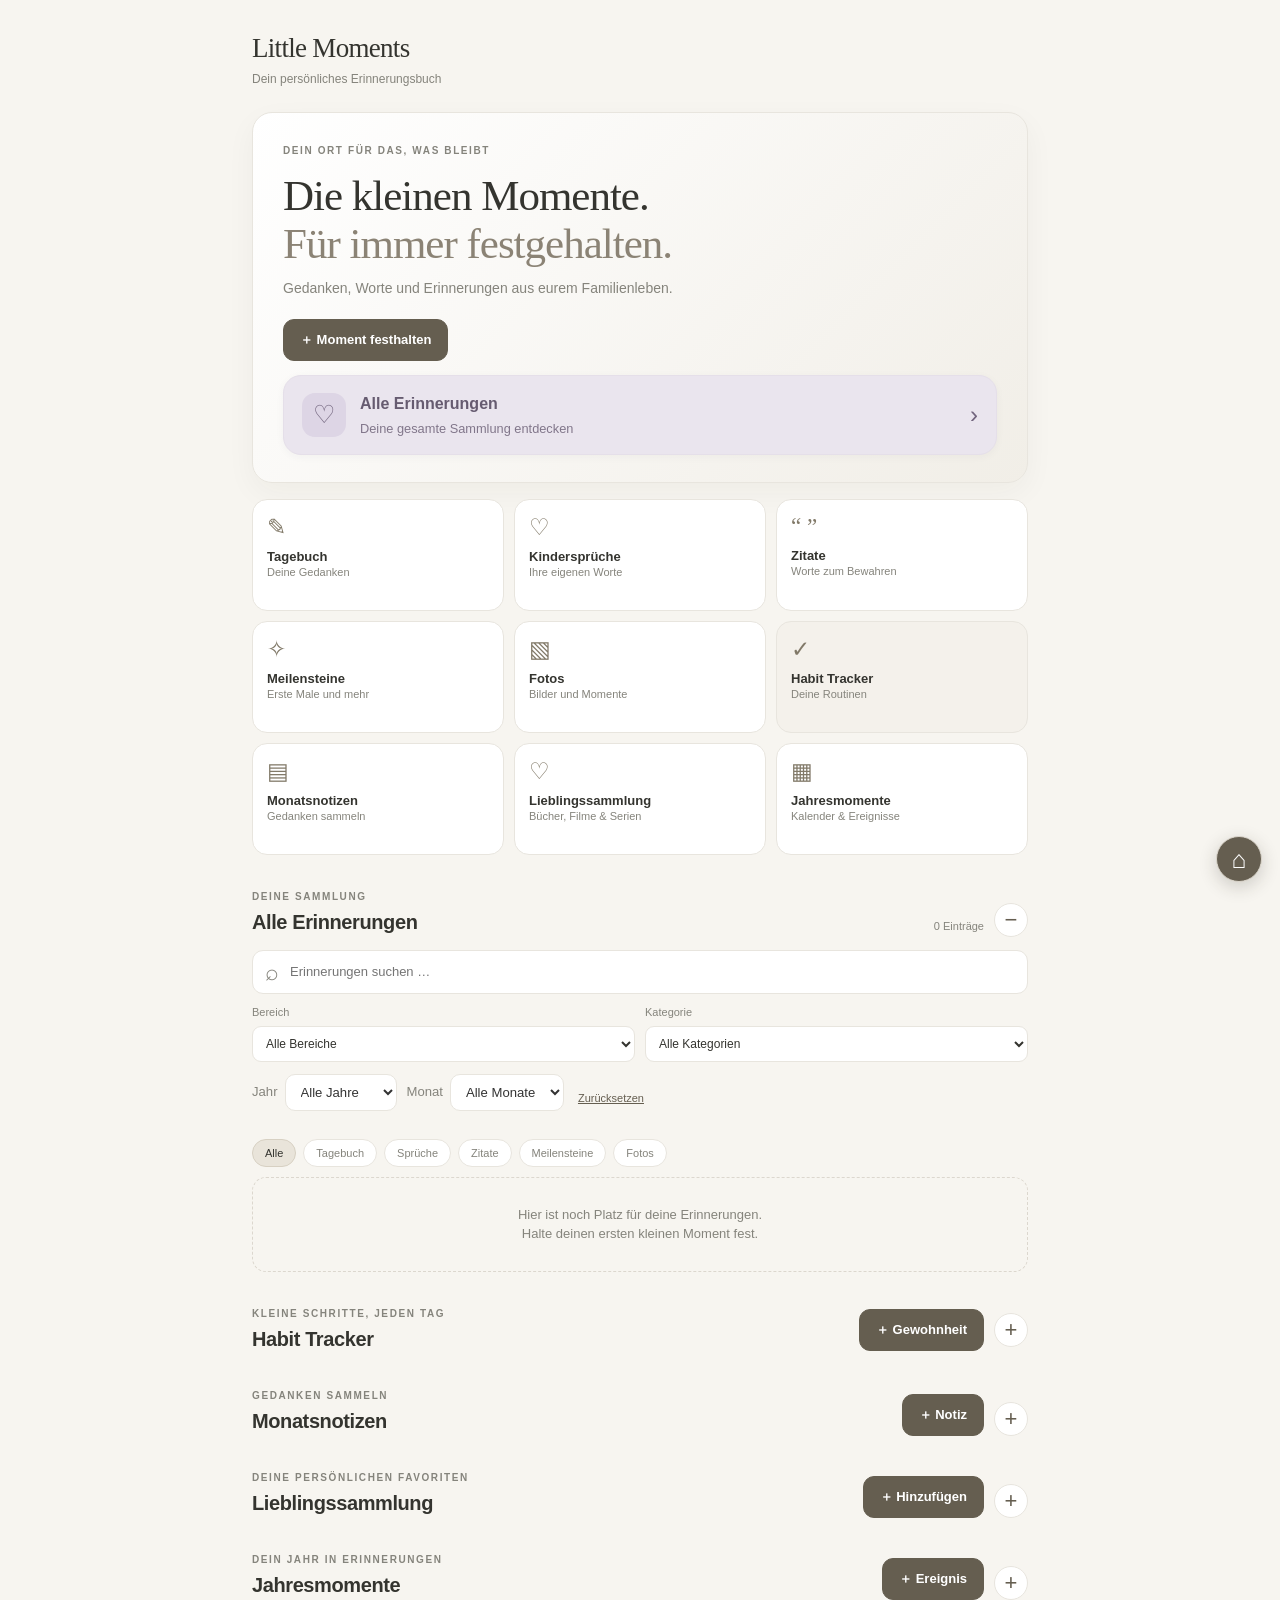
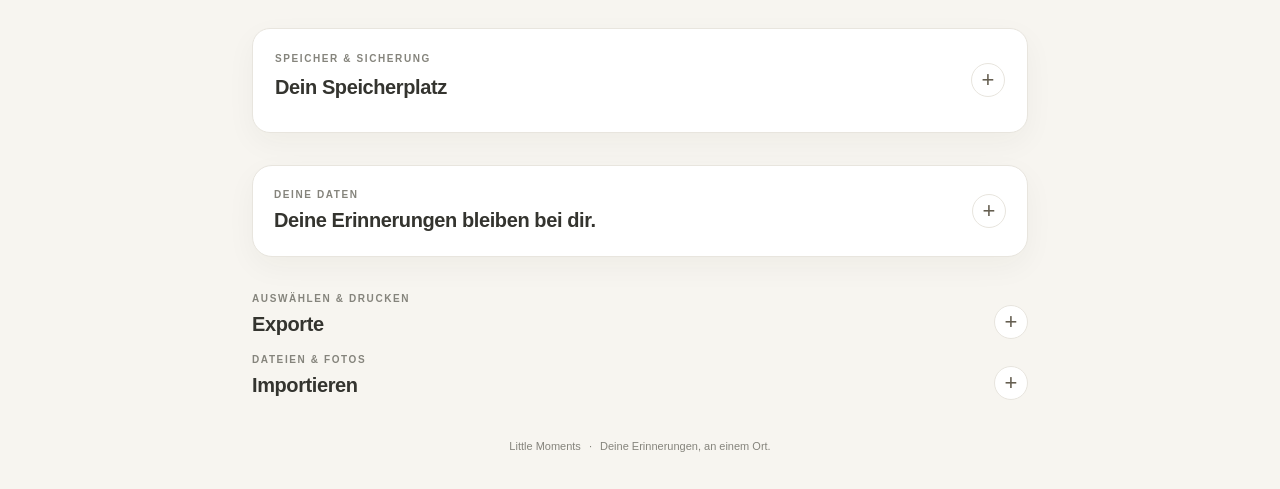
<file: index.html>
<!doctype html>
<html lang="de">
<head>
  <meta charset="utf-8">
  <meta name="viewport" content="width=device-width, initial-scale=1, viewport-fit=cover">
  <meta name="theme-color" content="#f7f5f0">
  <meta name="description" content="Dein privates Erinnerungsbuch.">
  <link rel="manifest" href="manifest.webmanifest">
  <link rel="icon" href="icon.svg" type="image/svg+xml">
  <link rel="stylesheet" href="styles.css">
  <title>Little Moments</title>
</head>
<body>
  <div class="app-shell">
    <header class="topbar">
      <div>
        <div class="brand">Little Moments</div>
        <div class="tagline">Dein persönliches Erinnerungsbuch</div>
      </div>
      <button id="installBtn" class="icon-button" hidden aria-label="App installieren" title="App installieren">↓</button>
    </header>

    <main>
      <section class="welcome panel">
        <div class="eyebrow">DEIN ORT FÜR DAS, WAS BLEIBT</div>
        <h1>Die kleinen Momente.<br><span>Für immer festgehalten.</span></h1>
        <p>Gedanken, Worte und Erinnerungen aus eurem Familienleben.</p>
        <button class="primary" id="quickAdd">＋ Moment festhalten</button>
        <button class="all-memories-card" data-category="Alle" type="button"><span class="all-memories-icon">♡</span><span><b>Alle Erinnerungen</b><small>Deine gesamte Sammlung entdecken</small></span><span class="all-memories-arrow">›</span></button>
      </section>

      <section class="category-grid" aria-label="Kategorien">
        <button class="category" data-category="Tagebuch"><span class="cat-icon">✎</span><b>Tagebuch</b><small>Deine Gedanken</small></button>
        <button class="category" data-category="Kindersprüche"><span class="cat-icon">♡</span><b>Kindersprüche</b><small>Ihre eigenen Worte</small></button>
        <button class="category" data-category="Zitate"><span class="cat-icon">“ ”</span><b>Zitate</b><small>Worte zum Bewahren</small></button>
        <button class="category" data-category="Meilensteine"><span class="cat-icon">✧</span><b>Meilensteine</b><small>Erste Male und mehr</small></button>
        <button class="category" data-category="Fotos"><span class="cat-icon">▧</span><b>Fotos</b><small>Bilder und Momente</small></button>
        <button class="category" data-action="tracker"><span class="cat-icon">✓</span><b>Habit Tracker</b><small>Deine Routinen</small></button>
        <button class="category" data-action="monthly"><span class="cat-icon">▤</span><b>Monatsnotizen</b><small>Gedanken sammeln</small></button>
        <button class="category" data-action="favorites"><span class="cat-icon">♡</span><b>Lieblingssammlung</b><small>Bücher, Filme & Serien</small></button>
        <button class="category" data-action="year"><span class="cat-icon">▦</span><b>Jahresmomente</b><small>Kalender & Ereignisse</small></button>
      </section>

      <section class="memory-section" id="memorySection">
        <div class="section-heading">
          <div><div class="eyebrow">DEINE SAMMLUNG</div><h2 id="listHeading">Alle Erinnerungen</h2></div>
          <span class="count" id="entryCount">0 Einträge</span>
        </div>
        <label class="search-wrap"><span>⌕</span><input id="search" type="search" placeholder="Erinnerungen suchen …" autocomplete="off"></label>
        <div class="search-filter-row"><label>Bereich <select id="searchAreaFilter"><option value="Alle">Alle Bereiche</option><option value="Erinnerungen">Erinnerungen</option><option value="Monatsnotizen">Monatsnotizen</option><option value="Jahresmomente">Jahresmomente</option><option value="Lieblingssammlung">Lieblingssammlung</option><option value="Habit Tracker">Habit Tracker</option></select></label><label>Kategorie <select id="searchCategoryFilter"><option value="Alle">Alle Kategorien</option><option>Tagebuch</option><option>Kindersprüche</option><option>Zitate</option><option>Meilensteine</option><option>Fotos</option></select></label></div>
        <div class="date-filter-row"><label>Jahr <select id="memoryYearFilter"><option value="Alle">Alle Jahre</option></select></label><label>Monat <select id="memoryMonthFilter"><option value="Alle">Alle Monate</option><option value="01">Januar</option><option value="02">Februar</option><option value="03">März</option><option value="04">April</option><option value="05">Mai</option><option value="06">Juni</option><option value="07">Juli</option><option value="08">August</option><option value="09">September</option><option value="10">Oktober</option><option value="11">November</option><option value="12">Dezember</option></select></label><button class="text-button" id="clearMemoryDateFilter" type="button">Zurücksetzen</button></div>
        <div class="filter-row" id="filters">
          <button class="filter active" data-filter="Alle">Alle</button>
          <button class="filter" data-filter="Tagebuch">Tagebuch</button>
          <button class="filter" data-filter="Kindersprüche">Sprüche</button>
          <button class="filter" data-filter="Zitate">Zitate</button>
          <button class="filter" data-filter="Meilensteine">Meilensteine</button>
          <button class="filter" data-filter="Fotos">Fotos</button>
        </div>
        <div id="diaryCalendarWrap" class="diary-calendar panel" hidden>
          <div class="calendar-head"><button class="secondary small-btn" id="diaryPrevMonth" type="button" aria-label="Vorheriger Monat">‹</button><h3 id="diaryMonthTitle"></h3><button class="secondary small-btn" id="diaryNextMonth" type="button" aria-label="Nächster Monat">›</button></div><div class="date-jump"><label>Monat <select id="diaryMonthSelect"></select></label><label>Jahr <select id="diaryYearSelect"></select></label></div>
          <div class="calendar-grid" id="diaryCalendarGrid"></div>
          <div class="diary-calendar-footer"><span id="diarySelectedLabel">Alle Tagebucheinträge</span><button class="text-button" id="diaryClearDate" type="button" hidden>Filter zurücksetzen</button></div>
        </div>
        <div id="entries" class="entries"></div>
      </section>

      <section class="tracker-section" id="trackerSection">
        <div class="section-heading">
          <div><div class="eyebrow">KLEINE SCHRITTE, JEDEN TAG</div><h2>Habit Tracker</h2></div>
          <button class="primary" id="addHabitBtn">＋ Gewohnheit</button>
        </div>
        <div class="tracker-toolbar">
          <div><b id="trackerDayHeading">Ausgewählter Tag</b><div class="muted-small" id="todayLabel"></div></div><button class="secondary" id="trackerTodayBtn" type="button">Zu heute</button>
          <span class="count" id="habitProgress">0 / 0 erledigt</span>
        </div>
        <div id="habitList" class="habit-list"></div>
        <div class="habit-monthly-summary panel"><div class="habit-summary-heading"><h3>Monatsübersicht pro Gewohnheit</h3><span class="muted-small">Aktueller Kalendermonat</span></div><div id="habitMonthlySummary" class="habit-monthly-list"></div></div>
        <div class="calendar-panel panel">
          <div class="calendar-head"><button class="secondary small-btn" id="prevMonth" aria-label="Vorheriger Monat">‹</button><h3 id="monthTitle"></h3><button class="secondary small-btn" id="nextMonth" aria-label="Nächster Monat">›</button></div><div class="date-jump"><label>Monat <select id="habitMonthSelect"></select></label><label>Jahr <select id="habitYearSelect"></select></label></div>
          <div class="calendar-grid" id="calendarGrid"></div>
          <div class="calendar-legend"><span><i class="legend-dot done-dot"></i>Mindestens eine Gewohnheit erledigt</span><span><i class="legend-dot full-dot"></i>Alle erledigt</span></div>
          <div class="day-details" id="dayDetails"></div>
        </div>
        <p class="privacy-note">Persönliche und familiäre Gewohnheiten · Fortschritt wird nur auf diesem Gerät gespeichert.</p>
      </section>

      <dialog id="habitEditor">
        <form id="habitForm" method="dialog">
          <div class="dialog-head"><div><div class="eyebrow">NEUE ROUTINE</div><h2>Gewohnheit hinzufügen</h2></div><button type="button" class="close" id="closeHabit">×</button></div>
          <label>Name der Gewohnheit<input id="habitName" maxlength="80" placeholder="Zum Beispiel gemeinsam lesen" required></label>
          <label>Bereich<select id="habitScope"><option value="Persönlich">Persönlich</option><option value="Familie">Familie</option></select></label>
          <label>Für wen? <span class="optional">(optional)</span><input id="habitPerson" maxlength="60" placeholder="Zum Beispiel Tiago, Luan oder alle"></label>
          <label>Rhythmus<select id="habitFrequency"><option value="Täglich">Täglich</option><option value="Wöchentlich">Wöchentlich</option></select></label>
          <div class="form-actions"><button type="button" class="secondary" id="cancelHabit">Abbrechen</button><button type="submit" class="primary">Speichern</button></div>
        </form>
      </dialog>

      <section class="monthly-section" id="monthlySection">
        <div class="section-heading"><div><div class="eyebrow">GEDANKEN SAMMELN</div><h2>Monatsnotizen</h2></div><button class="primary" id="addMonthlyNote">＋ Notiz</button></div>
        <div class="monthly-panel panel">
          <div class="calendar-head"><button class="secondary small-btn" id="monthlyPrev" aria-label="Vorheriger Monat">‹</button><h3 id="monthlyTitle"></h3><button class="secondary small-btn" id="monthlyNext" aria-label="Nächster Monat">›</button></div><div class="date-jump"><label>Monat <select id="monthlyMonthSelect"></select></label><label>Jahr <select id="monthlyYearSelect"></select></label></div>
          <div class="person-tabs" id="monthlyPeople"><button class="person-tab active" data-person="Tiago">Tiago</button><button class="person-tab" data-person="Luan">Luan</button><button class="person-tab" data-person="Lira">Lira</button></div>
          <p class="monthly-hint" id="monthlyHint">Lose Gedanken, Beobachtungen und kleine Entwicklungen – alles darf hier Platz haben.</p>
          <div id="monthlyNotes" class="monthly-notes"></div>
        </div>
        <p class="privacy-note">Eine freie Notizsammlung pro Person und Monat. Du kannst jederzeit ergänzen, bearbeiten oder löschen.</p>
      </section>


      <section class="favorites-section" id="favoritesSection">
        <div class="section-heading"><div><div class="eyebrow">DEINE PERSÖNLICHEN FAVORITEN</div><h2>Lieblingssammlung</h2></div><button class="primary" id="addFavoriteBtn">＋ Hinzufügen</button></div>
        <div class="monthly-panel panel"><div class="filter-row" id="favoriteFilters"><button class="filter active" data-fav-filter="Alle">Alle</button><button class="filter" data-fav-filter="Buch">Bücher</button><button class="filter" data-fav-filter="Film">Filme</button><button class="filter" data-fav-filter="Serie">Serien</button><button class="filter" data-fav-filter="Sonstiges">Sonstiges</button></div><div class="favorite-filter-label">Status</div><div class="filter-row" id="favoriteStatusFilters"><button class="filter active" data-fav-status="Alle">Alle</button><button class="filter" data-fav-status="Noch lesen/sehen">Noch lesen/sehen</button><button class="filter" data-fav-status="Gerade dabei">Gerade dabei</button><button class="filter" data-fav-status="Abgeschlossen">Gelesen / gesehen</button><button class="filter" data-fav-status="Favorit">Favoriten</button></div>
          <label class="favorite-year-label">Jahr <select id="favoriteYearFilter" class="favorite-year-select"><option value="Alle">Alle Jahre</option></select></label>
          <input id="favoriteSearch" class="wide-input" type="search" placeholder="Sammlung durchsuchen …"><div id="favoritesList" class="favorites-list"></div></div>
      </section>
      <section class="year-section" id="yearSection">
        <div class="section-heading"><div><div class="eyebrow">DEIN JAHR IN ERINNERUNGEN</div><h2>Jahresmomente</h2></div><button class="primary" id="addEventBtn">＋ Ereignis</button></div>
        <div class="monthly-panel panel"><div class="calendar-head"><button class="secondary small-btn" id="yearPrev">‹</button><h3 id="yearTitle"></h3><button class="secondary small-btn" id="yearNext">›</button></div><div class="date-jump"><label>Jahr <select id="yearDirectSelect"></select></label><label>Monat <select id="yearMonthDirectSelect"></select></label></div><div id="yearCalendar" class="year-calendar"></div><div class="year-selection" id="yearSelection"></div><h3 class="year-events-title">Alle Ereignisse im Jahr</h3><div id="yearEvents" class="year-events"></div></div>
        <p class="privacy-note">Ereignisse können einen einzelnen Tag oder einen längeren Zeitraum umfassen. Vergangene Jahre bleiben erhalten.</p>
      </section>

      <section class="storage-panel panel" id="storagePanel" aria-label="Speicherübersicht">
        <div class="eyebrow">SPEICHER & SICHERUNG</div>
        <h2>Dein Speicherplatz</h2>
        <p id="storageUsage" class="storage-usage">Speicherbelegung wird geprüft …</p>
        <div class="storage-meter"><div id="storageMeterFill"></div></div>
        <p id="lastBackupLabel" class="privacy-note">Noch kein Backup auf diesem Gerät vermerkt.</p>
      </section>

      <section class="backup-panel panel" id="backupPanel">
        <div class="backup-copy">
          <div class="eyebrow">DEINE DATEN</div>
          <h2>Deine Erinnerungen bleiben bei dir.</h2>
          <p>Die Einträge werden auf diesem Gerät gespeichert. Erstelle regelmäßig eine Backup-Datei und bewahre sie sicher auf.</p>
        </div>
        <div class="backup-actions">
          <button id="exportBtn" class="secondary">↓ Backup erstellen</button>
          <label class="secondary import-label">↑ Backup wiederherstellen<input id="importInput" type="file" accept="application/json,.json" hidden></label>
        </div>
        <p class="privacy-note">Beim Import werden nur Einträge mit bisher unbekannter ID ergänzt. Vorhandene Einträge bleiben unverändert. Privat auf diesem Gerät · Keine Cloud-Synchronisierung.</p>
      </section>

      <section class="export-section" id="exportSection">
        <div class="section-heading"><div><div class="eyebrow">AUSWÄHLEN & DRUCKEN</div><h2>Exporte</h2></div></div>
        <div class="monthly-panel panel export-panel">
          <p class="monthly-hint">Wähle die Inhalte und den Zeitraum. Danach öffnet sich eine druckfertige Ansicht. Im Druckdialog kannst du auch „Als PDF speichern“ wählen.</p>
          <fieldset class="export-types"><legend>Welche Inhalte sollen enthalten sein?</legend>
            <label><input type="checkbox" name="exportType" value="Zitate" checked> Zitate</label>
            <label><input type="checkbox" name="exportType" value="Kindersprüche" checked> Kindersprüche</label>
            <label><input type="checkbox" name="exportType" value="Meilensteine" checked> Meilensteine</label>
            <label><input type="checkbox" name="exportType" value="Tagebuch" checked> Tagebucheinträge</label>
            <label><input type="checkbox" name="exportType" value="Monatsnotizen" checked> Monatsnotizen</label>
            <label><input type="checkbox" name="exportType" value="Jahresmomente" checked> Jahresmomente</label>
          </fieldset>
          <div class="export-filters">
            <label>Von <input id="exportFrom" type="date"></label>
            <label>Bis <input id="exportTo" type="date"></label>
            <label>Person <select id="exportPerson"><option value="Alle">Alle</option><option>Tiago</option><option>Luan</option><option>Lira</option></select></label>
          </div>
          <label class="export-photo-option"><input id="exportPhotos" type="checkbox" checked> Fotos in den Export aufnehmen</label>
          <button id="createPrintExport" class="primary">Druckansicht erstellen</button>
          <p class="privacy-note">Die Druckansicht wird aus den Daten auf diesem Gerät erstellt. Es wird nichts online hochgeladen.</p>
        </div>
      </section>

      <section class="import-section" id="importSection">
        <div class="section-heading"><div><div class="eyebrow">DATEIEN & FOTOS</div><h2>Importieren</h2></div></div>
        <div class="monthly-panel panel import-panel">
          <p class="monthly-hint">Wähle ein Foto, einen Screenshot, ein PDF-, Word- oder Textdokument. Der Text wird erkannt und kann vor dem Speichern bearbeitet und zugeordnet werden.</p>
          <label class="import-file-label">Datei auswählen
            <input id="memoryImportFile" type="file" accept="image/*,.pdf,.docx,.txt,.md">
          </label>
          <p id="importStatus" class="import-status" aria-live="polite">Die Verarbeitung von Fotos und gescannten PDFs benötigt eine Internetverbindung für die OCR-Sprachdaten.</p>
          <div id="importPreview" class="import-preview" hidden>
            <label>Erkannter Text<textarea id="importText" rows="8" placeholder="Der erkannte Text erscheint hier …"></textarea></label>
            <div class="import-form-grid">
              <label>Kategorie
                <select id="importCategory">
                  <option>Tagebuch</option><option>Kindersprüche</option><option>Zitate</option><option>Meilensteine</option><option>Fotos</option>
                </select>
              </label>
              <label>Person
                <select id="importPerson">
                  <option value="">Keine Zuordnung</option><option>Tiago</option><option>Luan</option><option>Lira</option>
                </select>
              </label>
              <label>Titel <input id="importTitle" maxlength="100" placeholder="Titel der Erinnerung"></label>
              <label>Datum <input id="importDate" type="date"></label>
            </div>
            <label class="import-original-option"><input id="keepImportOriginal" type="checkbox" checked> Originalfoto bei der Erinnerung speichern (nur bei Bilddateien)</label>
            <div class="form-actions">
              <button type="button" class="secondary" id="clearImport">Verwerfen</button>
              <button type="button" class="primary" id="saveImportedMemory">Erinnerung speichern</button>
            </div>
          </div>
          <p class="privacy-note">Die Erkennung erfolgt im Browser mit Open-Source-Bibliotheken. Dateien werden nicht an einen KI-Dienst oder Server übertragen. Der erkannte Text kann Fehler enthalten – bitte vor dem Speichern prüfen.</p>
        </div>
      </section>

    </main>
    <footer>Little Moments <span>·</span> Deine Erinnerungen, an einem Ort.</footer>
  </div>


  <dialog id="favoriteEditor"><form id="favoriteForm" method="dialog"><div class="dialog-head"><div><div class="eyebrow">DEINE SAMMLUNG</div><h2 id="favoriteDialogTitle">Favorit hinzufügen</h2></div><button type="button" class="close" id="closeFavorite">×</button></div><input type="hidden" id="favoriteId"><label>Kategorie<select id="favoriteType"><option>Buch</option><option>Film</option><option>Serie</option><option>Sonstiges</option></select></label><label>Titel<input id="favoriteTitle" maxlength="120" required></label><label>Autor / Regie / Interpret <span class="optional">(optional)</span><input id="favoriteCreator" maxlength="100"></label><label>Jahr <span class="optional">(optional)</span><input id="favoriteYear" type="number" min="1800" max="2200"></label><label>Bewertung<select id="favoriteRating"><option value="">Keine Bewertung</option><option value="5">★★★★★</option><option value="4">★★★★☆</option><option value="3">★★★☆☆</option><option value="2">★★☆☆☆</option><option value="1">★☆☆☆☆</option></select></label><label>Status<select id="favoriteStatus"><option>Favorit</option><option>Noch lesen/sehen</option><option>Gerade dabei</option><option>Abgeschlossen</option></select></label><label>Notiz <span class="optional">(optional)</span><textarea id="favoriteNote" rows="4" maxlength="2000"></textarea></label><div class="form-actions"><button type="button" class="secondary" id="cancelFavorite">Abbrechen</button><button type="submit" class="primary">Speichern</button></div></form></dialog>
  <dialog id="eventEditor"><form id="eventForm" method="dialog"><div class="dialog-head"><div><div class="eyebrow">JAHRESMOMENT</div><h2 id="eventDialogTitle">Ereignis hinzufügen</h2></div><button type="button" class="close" id="closeEvent">×</button></div><input type="hidden" id="eventId"><label>Titel<input id="eventTitle" maxlength="120" placeholder="Zum Beispiel Sommerurlaub" required></label><label>Kategorie<select id="eventCategory"><option>Urlaub</option><option>Familie</option><option>Geburtstag</option><option>Reise</option><option>Besonderer Moment</option><option>Sonstiges</option></select></label><label>Von <input id="eventStart" type="date" required></label><label>Bis <input id="eventEnd" type="date" required></label><label>Mit wem? <span class="optional">(optional)</span><input id="eventPeople" maxlength="120"></label><label>Beschreibung / Erinnerung <textarea id="eventDescription" rows="5" maxlength="4000"></textarea></label><div class="form-actions"><button type="button" class="secondary" id="cancelEvent">Abbrechen</button><button type="submit" class="primary">Speichern</button></div></form></dialog>

  <dialog id="quickAddMenu" class="quick-add-menu"><div class="quick-add-inner"><div class="dialog-head"><div><div class="eyebrow">NEUEN INHALT ERSTELLEN</div><h2>Was möchtest du festhalten?</h2></div><button type="button" class="close" id="closeQuickAdd" aria-label="Schließen">×</button></div><div class="quick-add-grid"><button type="button" data-quick-type="Tagebuch">Tagebuch</button><button type="button" data-quick-type="Kindersprüche">Kindersprüche</button><button type="button" data-quick-type="Zitate">Zitate</button><button type="button" data-quick-type="Meilensteine">Meilensteine</button><button type="button" data-quick-type="Fotos">Fotos</button><button type="button" data-quick-type="Monatsnotiz">Monatsnotiz</button><button type="button" data-quick-type="Jahresmoment">Jahresmoment</button></div></div></dialog>
  <dialog id="monthlyEditor">
    <form id="monthlyForm" method="dialog">
      <div class="dialog-head"><div><div class="eyebrow">MONATSNOTIZ</div><h2 id="monthlyDialogTitle">Notiz festhalten</h2></div><button type="button" class="close" id="closeMonthly">×</button></div>
      <input type="hidden" id="monthlyNoteId">
      <label>Für wen?<select id="monthlyNotePerson"><option>Tiago</option><option>Luan</option><option>Lira</option></select></label>
      <label>Notiz<textarea id="monthlyNoteText" rows="7" maxlength="5000" placeholder="Ein Gedanke, eine Beobachtung, etwas Lustiges oder etwas, das du nicht vergessen möchtest …" required></textarea></label>
      <label>Sprachaufnahme (optional, max. 15 MB)<input id="monthlyAudioFile" type="file" accept="audio/*"></label><div id="monthlyAudioPreview" class="audio-preview"></div><p class="tiny-note">Die Aufnahme bleibt lokal gespeichert und wird in Backups aufgenommen.</p>
      <div class="form-actions"><button type="button" class="secondary" id="cancelMonthly">Abbrechen</button><button type="submit" class="primary">Speichern</button></div>
    </form>
  </dialog>

  <dialog id="editor">
    <form id="entryForm" method="dialog">
      <div class="dialog-head"><div><div class="eyebrow">NEUE ERINNERUNG</div><h2 id="dialogTitle">Einen Moment festhalten</h2></div><button type="button" class="close" id="closeDialog" aria-label="Schließen">×</button></div>
      <input type="hidden" id="entryId">
      <label>Kategorie<select id="category" required><option>Tagebuch</option><option>Kindersprüche</option><option>Zitate</option><option>Meilensteine</option><option>Fotos</option></select></label>
      <label>Titel<input id="title" maxlength="100" placeholder="Ein besonderer Moment …" required></label>
      <label>Datum<input id="date" type="date" required></label>
      <label>Erinnerung<textarea id="body" rows="5" placeholder="Was möchtest du festhalten?"></textarea></label>
      <label id="personLabel">Wer hat es gesagt / Für wen? <span class="optional">(optional)</span><input id="person" maxlength="60" placeholder="Zum Beispiel Tiago oder Luan"></label>
      <label>Foto <span class="optional">(optional, wird nur auf diesem Gerät gespeichert)</span><input id="photo" type="file" accept="image/*"></label>
      <div id="audioField"><label><span id="audioFieldLabel">Sprachaufnahme (optional)</span> <span class="optional">(max. 15 MB)</span><input id="audioFile" type="file" accept="audio/*"></label><div id="audioPreview" class="audio-preview"></div><p class="tiny-note">Die Originalaufnahme bleibt auf diesem Gerät gespeichert und wird in Backups aufgenommen. Keine Transkription und kein Upload an externe Dienste.</p></div>
      <div id="photoPreview" class="photo-preview"></div>
      <div class="form-actions"><button type="button" class="secondary" id="cancelBtn">Abbrechen</button><button type="submit" class="primary">Speichern</button></div>
      <p class="tiny-note">Tipp: Fotos vergrößern die Backup-Datei. Sichere sie deshalb regelmäßig.</p>
    </form>
  </dialog>
  <dialog id="readingViewDialog" class="reading-view-dialog"><button type="button" class="close reading-view-close" id="closeReadingView" aria-label="Schließen">×</button><article id="readingViewContent" class="reading-view-content"></article></dialog>
  <button id="homeButton" class="home-button" type="button" aria-label="Zur Startseite" title="Zur Startseite">⌂</button>
  <div id="toast" role="status" aria-live="polite"></div>
  <script src="app.js"></script>
</body>
</html>
</file>
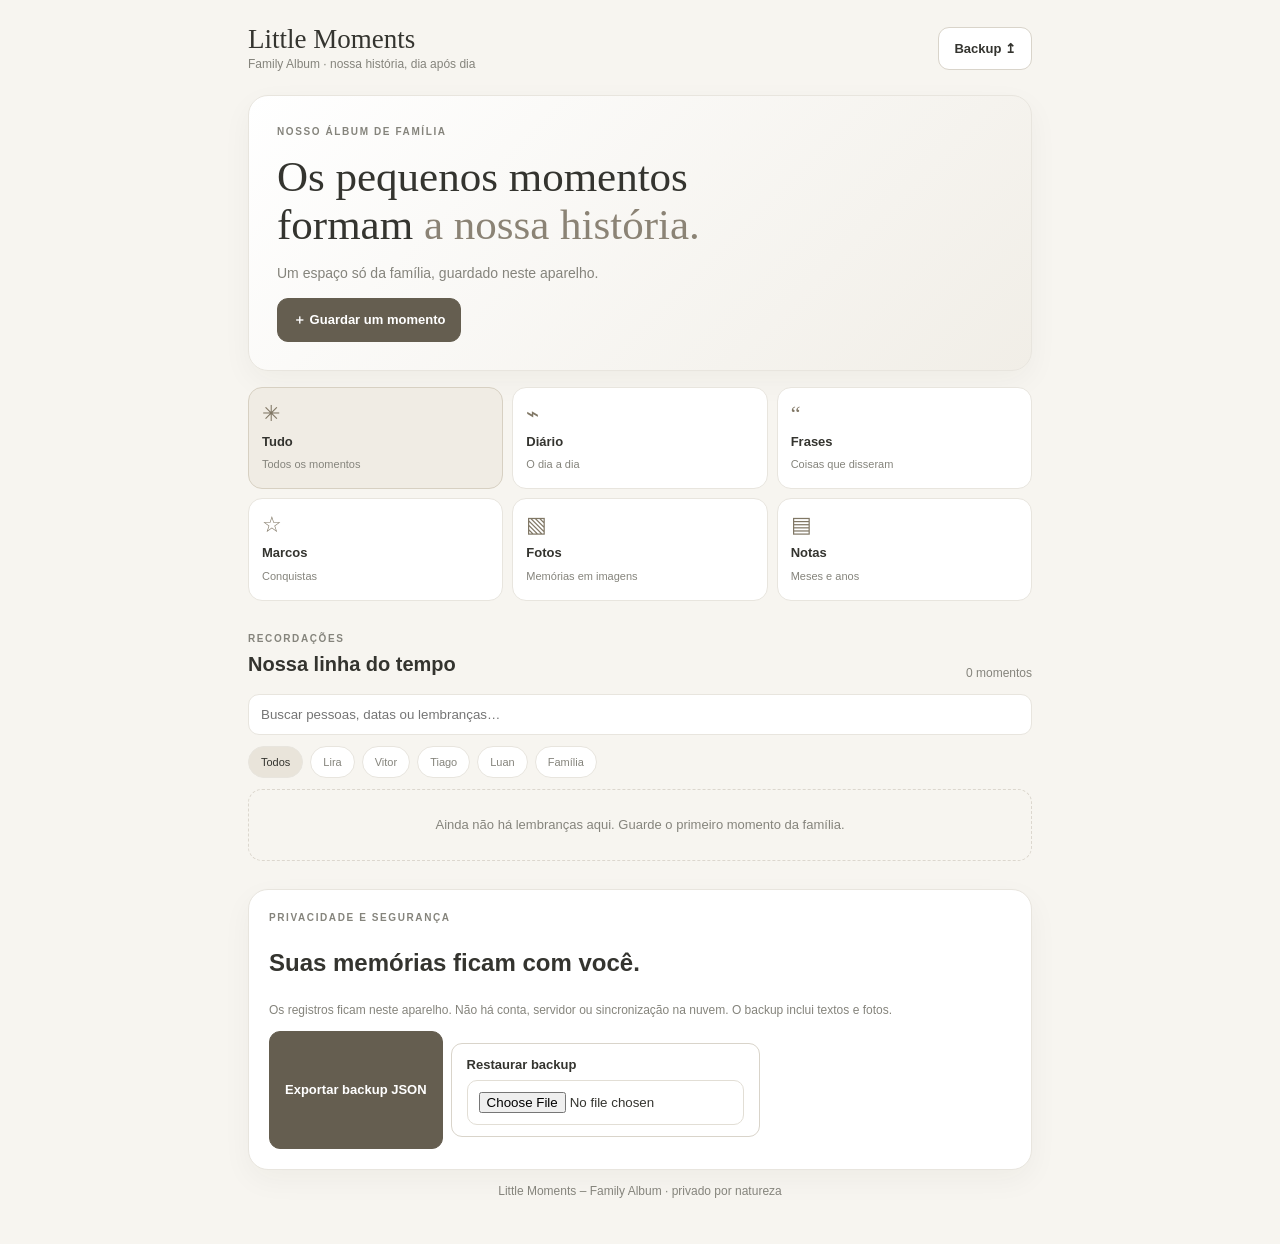
<file: family-album/index.html>
<!doctype html>
<html lang="pt-BR"><head><meta charset="utf-8"><meta name="viewport" content="width=device-width,initial-scale=1,viewport-fit=cover"><meta name="theme-color" content="#f7f5f0"><meta name="description" content="Álbum privado de memórias da família"><link rel="manifest" href="./manifest.webmanifest"><title>Little Moments – Family Album</title>
<style>
:root{--bg:#f7f5f0;--paper:#fff;--sand:#eee9df;--ink:#34342f;--muted:#85847c;--line:#e8e5de;--accent:#807765;--dark:#655e50;--shadow:0 10px 30px rgba(45,40,30,.045)}*{box-sizing:border-box}body{margin:0;background:var(--bg);color:var(--ink);font-family:Inter,-apple-system,BlinkMacSystemFont,"Segoe UI",sans-serif;line-height:1.5}.app{max-width:820px;margin:auto;padding:24px 18px 32px}.top{display:flex;justify-content:space-between;align-items:center;margin-bottom:22px}.brand{font:27px Georgia,serif}.sub,.muted,.small{color:var(--muted);font-size:12px}.panel{background:var(--paper);border:1px solid var(--line);border-radius:20px;box-shadow:var(--shadow)}.hero{padding:28px;background:linear-gradient(135deg,#fff,#f1eee7)}.eyebrow{font-size:10px;letter-spacing:1.6px;color:var(--muted);font-weight:700}.hero h1{font:400 clamp(29px,6vw,43px)/1.12 Georgia,serif;margin:14px 0 10px}.hero h1 span{color:#8b8375}.hero p{font-size:14px;color:var(--muted)}button{cursor:pointer;font:inherit}.primary,.secondary{border-radius:11px;padding:11px 15px;font-size:13px;font-weight:650}.primary{background:var(--dark);border:1px solid var(--dark);color:white}.secondary{background:white;border:1px solid #d9d4ca;color:var(--ink)}.cats{display:grid;grid-template-columns:repeat(3,1fr);gap:9px;margin:16px 0 30px}.cat{background:white;border:1px solid var(--line);border-radius:14px;padding:13px;text-align:left;min-height:88px;color:var(--ink)}.cat.active{background:#f0ece4;border-color:#d7d0c2}.cat b{display:block;font-size:13px}.cat small{color:var(--muted);font-size:11px}.cat i{display:block;color:var(--accent);font:22px Georgia;margin-bottom:5px}.heading{display:flex;justify-content:space-between;align-items:end;margin-bottom:12px}.heading h2{font-size:20px;margin:3px 0}.search{width:100%;padding:12px;border:1px solid var(--line);border-radius:11px;background:white;font:13px inherit}.filters{display:flex;gap:7px;overflow:auto;padding:11px 0}.filter{white-space:nowrap;border:1px solid var(--line);background:white;border-radius:30px;padding:7px 12px;font-size:11px;color:var(--muted)}.filter.active{background:#e9e4da;color:var(--ink)}.entries{display:grid;gap:9px}.entry{background:white;border:1px solid var(--line);border-radius:14px;padding:15px;display:grid;grid-template-columns:1fr auto;gap:8px}.meta{font-size:10px;color:var(--muted)}.tag{background:#f0ede7;border-radius:20px;padding:3px 8px;margin-left:6px}.entry h3{font-size:15px;margin:8px 0 3px}.entry p{font-size:13px;color:#77766f;white-space:pre-wrap;margin:0}.entry img{width:100%;max-height:250px;object-fit:cover;border-radius:9px;margin-top:10px}.tools button{border:0;background:none;color:var(--muted);font-size:18px}.empty{text-align:center;padding:25px;border:1px dashed #dcd7ce;border-radius:14px;color:var(--muted);font-size:13px}.backup{padding:20px;margin-top:28px}.backup p{font-size:12px;color:var(--muted)}.actions{display:flex;gap:8px;flex-wrap:wrap}dialog{width:min(540px,calc(100% - 24px));max-height:90dvh;border:1px solid var(--line);border-radius:18px;padding:22px;background:var(--bg);color:var(--ink)}dialog::backdrop{background:#24231f66}label{display:block;font-size:12px;font-weight:600;margin:12px 0}input,select,textarea{display:block;width:100%;margin-top:6px;padding:11px;border:1px solid #e2ded5;border-radius:10px;background:white;color:var(--ink);font:13px inherit}textarea{min-height:100px}.form-actions{display:flex;justify-content:flex-end;gap:8px;margin-top:18px}.toast{position:fixed;bottom:20px;left:50%;transform:translateX(-50%);background:#34342f;color:white;padding:10px 15px;border-radius:30px;font-size:12px;display:none}@media(max-width:480px){.app{padding:18px 14px}.cats{grid-template-columns:repeat(2,1fr)}.hero{padding:23px}.brand{font-size:24px}}
</style></head><body><main class="app">
<header class="top"><div><div class="brand">Little Moments</div><div class="sub">Family Album · nossa história, dia após dia</div></div><button class="secondary" id="backupTop">Backup ↥</button></header>
<section class="panel hero"><div class="eyebrow">NOSSO ÁLBUM DE FAMÍLIA</div><h1>Os pequenos momentos<br>formam <span>a nossa história.</span></h1><p>Um espaço só da família, guardado neste aparelho.</p><button class="primary" id="add">＋ Guardar um momento</button></section>
<section class="cats" id="cats"><button class="cat active" data-kind="all"><i>✳</i><b>Tudo</b><small>Todos os momentos</small></button><button class="cat" data-kind="diary"><i>⌁</i><b>Diário</b><small>O dia a dia</small></button><button class="cat" data-kind="quote"><i>“</i><b>Frases</b><small>Coisas que disseram</small></button><button class="cat" data-kind="milestone"><i>☆</i><b>Marcos</b><small>Conquistas</small></button><button class="cat" data-kind="photo"><i>▧</i><b>Fotos</b><small>Memórias em imagens</small></button><button class="cat" data-kind="note"><i>▤</i><b>Notas</b><small>Meses e anos</small></button></section>
<section><div class="heading"><div><div class="eyebrow">RECORDAÇÕES</div><h2>Nossa linha do tempo</h2></div><span class="small" id="count">0 momentos</span></div><input class="search" id="search" placeholder="Buscar pessoas, datas ou lembranças…"><div class="filters" id="people"><button class="filter active" data-person="all">Todos</button><button class="filter" data-person="Lira">Lira</button><button class="filter" data-person="Vitor">Vitor</button><button class="filter" data-person="Tiago">Tiago</button><button class="filter" data-person="Luan">Luan</button><button class="filter" data-person="Família">Família</button></div><div class="entries" id="entries"></div></section>
<section class="panel backup"><div class="eyebrow">PRIVACIDADE E SEGURANÇA</div><h2>Suas memórias ficam com você.</h2><p>Os registros ficam neste aparelho. Não há conta, servidor ou sincronização na nuvem. O backup inclui textos e fotos.</p><div class="actions"><button class="primary" id="export">Exportar backup JSON</button><label class="secondary">Restaurar backup<input id="import" type="file" accept="application/json,.json" hidden></label></div></section><p class="small" style="text-align:center">Little Moments – Family Album · privado por natureza</p></main>
<dialog id="editor"><form id="form"><div class="eyebrow">GUARDAR UMA LEMBRANÇA</div><h2 id="formTitle">Novo momento</h2><input id="id" type="hidden"><label>Tipo<select id="kind"><option value="diary">Diário</option><option value="quote">Frase / criança</option><option value="milestone">Marco importante</option><option value="photo">Foto</option><option value="note">Nota mensal ou anual</option></select></label><label>Título<input id="title" maxlength="120" placeholder="Ex.: Um domingo especial"></label><label>Data<input id="date" type="date" required></label><label>Quem aparece<select id="person"><option>Família</option><option>Lira</option><option>Vitor</option><option>Tiago</option><option>Luan</option></select></label><label>Conte a lembrança<textarea id="body" placeholder="O que aconteceu? O que você quer lembrar?"></textarea></label><label>Foto (opcional)<input id="photo" type="file" accept="image/*"></label><div class="form-actions"><button type="button" class="secondary" id="cancel">Cancelar</button><button class="primary">Salvar momento</button></div></form></dialog><div class="toast" id="toast"></div>
<script>
(()=>{'use strict';const DB='little-moments-family-db',STORE='memories',labels={diary:'Diário',quote:'Frase',milestone:'Marco',photo:'Foto',note:'Nota'};let db,rows=[],kind='all',person='all',oldPhoto=null;const $=id=>document.getElementById(id);function openDB(){return new Promise((ok,no)=>{const r=indexedDB.open(DB,1);r.onupgradeneeded=()=>r.result.createObjectStore(STORE,{keyPath:'id'});r.onsuccess=()=>ok(r.result);r.onerror=()=>no(r.error)})}function all(){return new Promise((ok,no)=>{const r=db.transaction(STORE).objectStore(STORE).getAll();r.onsuccess=()=>ok(r.result);r.onerror=()=>no(r.error)})}function save(x){return new Promise((ok,no)=>{const t=db.transaction(STORE,'readwrite');t.objectStore(STORE).put(x);t.oncomplete=ok;t.onerror=()=>no(t.error)})}function del(id){return new Promise((ok,no)=>{const t=db.transaction(STORE,'readwrite');t.objectStore(STORE).delete(id);t.oncomplete=ok;t.onerror=()=>no(t.error)})}function safe(s=''){return String(s).replace(/[&<>"']/g,c=>({'&':'&amp;','<':'&lt;','>':'&gt;','"':'&quot;',"'":'&#39;'}[c]))}function toast(s){$('toast').textContent=s;$('toast').style.display='block';setTimeout(()=>$('toast').style.display='none',2200)}function date(s){return s?new Date(s+'T12:00:00').toLocaleDateString('pt-BR',{day:'2-digit',month:'long',year:'numeric'}):''}async function refresh(){rows=(await all()).sort((a,b)=>b.date.localeCompare(a.date)||b.updated-a.updated);render()}function render(){const q=$('search').value.toLocaleLowerCase('pt-BR'),list=rows.filter(x=>(kind==='all'||x.kind===kind)&&(person==='all'||x.person===person)&&(!q||[x.title,x.body,x.person,x.date,labels[x.kind]].join(' ').toLocaleLowerCase('pt-BR').includes(q)));$('count').textContent=list.length+' momentos';$('entries').innerHTML=list.length?list.map(x=>'<article class="entry"><div><div class="meta">'+date(x.date)+' <span class="tag">'+(labels[x.kind]||'Momento')+'</span></div><h3>'+safe(x.title||labels[x.kind]||'Lembrança')+'</h3>'+(x.body?'<p>'+safe(x.body)+'</p>':'')+(x.photo?'<img alt="Foto da lembrança" src="'+URL.createObjectURL(x.photo)+'">':'')+'<div class="small">'+safe(x.person||'Família')+'</div></div><div class="tools"><button data-edit="'+x.id+'">✎</button><button data-del="'+x.id+'">×</button></div></article>').join(''):'<div class="empty">Ainda não há lembranças aqui. Guarde o primeiro momento da família.</div>'}function newItem(){ $('form').reset();$('id').value='';$('formTitle').textContent='Novo momento';$('date').value=new Date().toISOString().slice(0,10);$('person').value='Família';oldPhoto=null;$('editor').showModal()}$('add').onclick=newItem;$('backupTop').onclick=()=>$('export').click();$('cancel').onclick=()=>$('editor').close();$('search').oninput=render;$('cats').onclick=e=>{const b=e.target.closest('[data-kind]');if(!b)return;kind=b.dataset.kind;document.querySelectorAll('.cat').forEach(x=>x.classList.toggle('active',x===b));render()};$('people').onclick=e=>{const b=e.target.closest('[data-person]');if(!b)return;person=b.dataset.person;document.querySelectorAll('.filter').forEach(x=>x.classList.toggle('active',x===b));render()};$('entries').onclick=async e=>{const d=e.target.closest('[data-del]'),ed=e.target.closest('[data-edit]');if(d&&confirm('Excluir esta lembrança?')){await del(d.dataset.del);await refresh()}if(ed){const x=rows.find(a=>a.id===ed.dataset.edit);$('id').value=x.id;$('kind').value=x.kind;$('title').value=x.title||'';$('date').value=x.date;$('person').value=x.person||'Família';$('body').value=x.body||'';oldPhoto=x.photo||null;$('formTitle').textContent='Editar momento';$('editor').showModal()}};$('form').onsubmit=async e=>{e.preventDefault();const id=$('id').value||crypto.randomUUID(),prev=rows.find(x=>x.id===id),file=$('photo').files[0];await save({id,kind:$('kind').value,title:$('title').value.trim(),date:$('date').value,person:$('person').value,body:$('body').value.trim(),photo:file||oldPhoto||null,created:prev?.created||Date.now(),updated:Date.now()});$('editor').close();await refresh();toast('Salvo neste aparelho.')};function blobData(b){return new Promise((ok,no)=>{const r=new FileReader();r.onload=()=>ok({data:r.result,type:b.type});r.onerror=no;r.readAsDataURL(b)})}function dataBlob(x){return fetch(x.data).then(r=>r.blob())}$('export').onclick=async()=>{const memories=await all(),payload={format:'little-moments-family-album',version:1,exportedAt:new Date().toISOString(),memories:await Promise.all(memories.map(async x=>({...x,photo:x.photo?await blobData(x.photo):null})))};const url=URL.createObjectURL(new Blob([JSON.stringify(payload)],{type:'application/json'})),a=document.createElement('a');a.href=url;a.download='little-moments-family-backup-'+new Date().toISOString().slice(0,10)+'.json';a.click();URL.revokeObjectURL(url)};$('import').onchange=async e=>{try{const data=JSON.parse(await e.target.files[0].text());if(data.format!=='little-moments-family-album'||!Array.isArray(data.memories))throw Error('Backup não reconhecido.');if(confirm('Restaurar '+data.memories.length+' lembranças?'))for(const x of data.memories)await save({...x,photo:x.photo?await dataBlob(x.photo):null});await refresh();toast('Backup restaurado.')}catch(err){alert(err.message)}finally{e.target.value=''}};(async()=>{db=await openDB();await refresh();if('serviceWorker'in navigator)navigator.serviceWorker.register('./sw.js').catch(()=>{})})().catch(e=>{console.error(e);toast('Erro ao abrir o álbum.')})})();
</script></body></html>
</file>
<file: styles.css>
:root{--bg:#f7f5f0;--paper:#fff;--sand:#eee9df;--sand2:#e5ded1;--ink:#34342f;--muted:#85847c;--line:#e8e5de;--accent:#807765;--accent-dark:#655e50;--shadow:0 10px 30px rgba(45,40,30,.045)}
*{box-sizing:border-box}body{margin:0;background:var(--bg);color:var(--ink);font-family:Inter,-apple-system,BlinkMacSystemFont,"Segoe UI",sans-serif;line-height:1.5}.app-shell{max-width:820px;margin:auto;padding:24px 22px 30px}.topbar{display:flex;align-items:center;justify-content:space-between;margin:4px 0 24px}.brand{font-family:Georgia,serif;font-size:27px;letter-spacing:-.7px}.tagline{font-size:12px;color:var(--muted);margin-top:1px}.icon-button{border:1px solid var(--line);background:white;border-radius:50%;width:40px;height:40px;font-size:19px;color:var(--ink)}.panel{background:var(--paper);border:1px solid var(--line);border-radius:20px;box-shadow:var(--shadow)}.welcome{padding:30px 30px 27px;background:linear-gradient(135deg,#fff 0%,#f1eee7 100%)}.eyebrow{font-size:10px;letter-spacing:1.6px;color:var(--muted);font-weight:700}.welcome h1{font-family:Georgia,serif;font-weight:400;font-size:clamp(29px,6vw,43px);line-height:1.12;letter-spacing:-1px;margin:14px 0 10px}.welcome h1 span{color:#8b8375}.welcome p{font-size:14px;color:var(--muted);margin:0 0 20px}.primary,.secondary{border-radius:11px;padding:11px 16px;font-size:13px;font-weight:650;cursor:pointer}.primary{border:1px solid var(--accent-dark);background:var(--accent-dark);color:white}.primary:hover{background:#514b40}.secondary{border:1px solid #d9d4ca;background:#fff;color:var(--ink)}.category-grid{display:grid;grid-template-columns:repeat(3,1fr);gap:10px;margin:16px 0 34px}.category{min-height:112px;text-align:left;padding:14px;border:1px solid var(--line);border-radius:15px;background:var(--paper);color:var(--ink);cursor:pointer;display:flex;flex-direction:column;align-items:flex-start}.category:hover,.category.selected{background:#f0ece4;border-color:#d7d0c2}.cat-icon{font-family:Georgia,serif;font-size:23px;color:#817968;margin-bottom:8px}.category b{font-size:13px;font-weight:650}.category small{font-size:11px;color:var(--muted);margin-top:2px}.section-heading{display:flex;align-items:end;justify-content:space-between;margin-bottom:13px}.section-heading h2,.backup-copy h2{font-size:20px;font-weight:600;letter-spacing:-.4px;margin:3px 0 0}.count{font-size:11px;color:var(--muted);padding-bottom:3px}.search-wrap{height:44px;display:flex;align-items:center;gap:9px;border:1px solid var(--line);border-radius:11px;background:#fff;padding:0 12px}.search-wrap span{font-size:23px;color:var(--muted)}.search-wrap input{border:0;outline:0;background:transparent;width:100%;font:inherit;font-size:13px;color:var(--ink)}.filter-row{display:flex;gap:7px;overflow:auto;padding:12px 0 10px;scrollbar-width:none}.filter{white-space:nowrap;border:1px solid var(--line);background:white;border-radius:30px;padding:7px 12px;font-size:11px;color:var(--muted)}.filter.active{background:#e9e4da;border-color:#d7d0c2;color:var(--ink)}.entries{display:grid;gap:9px}.entry{background:#fff;border:1px solid var(--line);border-radius:14px;padding:15px 16px;display:grid;grid-template-columns:1fr auto;gap:8px}.entry-top{display:flex;gap:8px;align-items:center;flex-wrap:wrap;color:var(--muted);font-size:10px}.tag{background:#f0ede7;border-radius:20px;padding:3px 8px;color:#716a5d}.entry h3{font-size:15px;font-weight:650;margin:7px 0 3px}.entry p{white-space:pre-wrap;overflow-wrap:anywhere;font-size:13px;color:#77766f;margin:0}.entry-person{font-size:11px;color:#928a7d;margin-top:8px}.entry-photo{width:100%;max-height:240px;object-fit:cover;border-radius:9px;margin-top:10px}.entry-tools{display:flex;gap:5px}.entry-tools button{border:0;background:transparent;color:var(--muted);font-size:17px;padding:2px 5px;cursor:pointer;align-self:start}.empty{padding:27px 16px;text-align:center;border:1px dashed #dcd7ce;border-radius:14px;color:var(--muted);font-size:13px}.backup-panel{margin-top:32px;padding:21px}.backup-copy p{font-size:12px;color:var(--muted);max-width:560px;margin:7px 0 15px}.backup-actions{display:flex;gap:8px;flex-wrap:wrap}.import-label{display:inline-flex;align-items:center;cursor:pointer}.privacy-note,.tiny-note{font-size:10px;color:var(--muted);margin:13px 0 0}.tiny-note{margin-top:10px}footer{text-align:center;color:var(--muted);font-size:11px;padding:25px 0 5px}footer span{padding:0 5px}dialog{width:min(540px,calc(100% - 24px));max-height:90dvh;border:1px solid var(--line);border-radius:18px;padding:0;background:var(--bg);color:var(--ink);box-shadow:0 20px 80px #0003}dialog::backdrop{background:#24231f66;backdrop-filter:blur(2px)}#entryForm{padding:22px;overflow:auto}.dialog-head{display:flex;justify-content:space-between;align-items:start;margin-bottom:18px}.dialog-head h2{font-family:Georgia,serif;font-size:24px;font-weight:400;margin:4px 0}.close{border:0;background:transparent;font-size:27px;color:var(--muted);cursor:pointer}#entryForm label{display:block;font-size:12px;font-weight:600;margin:13px 0;color:#5f5c54}#entryForm input:not([type=file]),#entryForm select,#entryForm textarea{display:block;width:100%;margin-top:6px;padding:11px 12px;border:1px solid #e2ded5;border-radius:10px;background:white;color:var(--ink);font:inherit;font-size:13px}#entryForm textarea{resize:vertical}#entryForm input[type=file]{display:block;width:100%;margin-top:7px;font-size:12px}.optional{font-weight:400;color:var(--muted)}.form-actions{display:flex;justify-content:flex-end;gap:8px;margin-top:19px}.photo-preview img{max-width:100%;max-height:170px;border-radius:10px}#toast{position:fixed;bottom:20px;left:50%;transform:translate(-50%,20px);background:#34342f;color:white;padding:10px 15px;border-radius:30px;font-size:12px;opacity:0;pointer-events:none;transition:.2s;z-index:10}#toast.show{opacity:1;transform:translate(-50%,0)}
@media(max-width:480px){.app-shell{padding:18px 15px 25px}.welcome{padding:24px 21px}.category-grid{grid-template-columns:repeat(2,1fr);gap:8px}.category{min-height:103px;padding:12px}.backup-panel{padding:17px}.backup-actions>*{flex:1;justify-content:center}.brand{font-size:25px}}

/* Habit tracker */
.tracker-section{margin:34px 0 0;scroll-margin-top:16px}.tracker-toolbar{display:flex;align-items:center;justify-content:space-between;background:#fff;border:1px solid var(--line);border-radius:13px;padding:14px 15px;margin-bottom:10px}.muted-small{font-size:11px;color:var(--muted);margin-top:2px}.habit-list{display:grid;gap:8px}.habit-card{display:flex;align-items:center;gap:11px;background:#fff;border:1px solid var(--line);border-radius:13px;padding:12px 14px}.habit-check{width:22px;height:22px;accent-color:#77705f;flex:0 0 auto}.habit-main{min-width:0;flex:1}.habit-name{font-size:13px;font-weight:650}.habit-meta{font-size:10px;color:var(--muted);margin-top:2px}.habit-delete{border:0;background:transparent;color:var(--muted);font-size:18px;padding:5px}.calendar-panel{margin-top:17px;padding:16px}.calendar-head{display:flex;align-items:center;justify-content:space-between;margin-bottom:13px}.calendar-head h3{font-size:15px;margin:0;font-weight:600}.small-btn{padding:5px 11px;font-size:18px;line-height:1}.calendar-grid{display:grid;grid-template-columns:repeat(7,minmax(0,1fr));gap:5px}.calendar-cell{min-height:38px;border:1px solid transparent;border-radius:9px;display:flex;align-items:center;justify-content:center;font-size:11px;color:var(--ink);background:#f6f4ef;position:relative}.calendar-cell.weekday{min-height:22px;background:transparent;color:var(--muted);font-size:10px}.calendar-cell.has-done{background:#e1eadf}.calendar-cell.all-done{background:#c9ddca;border-color:#b7cdb8}.calendar-cell.selected{outline:2px solid #827966;outline-offset:1px}.calendar-cell.today{font-weight:800}.calendar-legend{display:flex;gap:12px;flex-wrap:wrap;margin:12px 0;font-size:10px;color:var(--muted)}.calendar-legend span{display:flex;align-items:center;gap:5px}.legend-dot{width:8px;height:8px;border-radius:50%;display:inline-block}.done-dot{background:#e1eadf}.full-dot{background:#b7d0b8}.day-details{border-top:1px solid var(--line);padding-top:10px;font-size:12px}.day-details h4{font-size:12px;margin:0 0 8px}.day-status{display:flex;justify-content:space-between;padding:5px 0;color:#666}.day-status strong{font-weight:600}.empty-habits{padding:18px;border:1px dashed #dcd7ce;border-radius:12px;color:var(--muted);font-size:12px;text-align:center}.tracker-section .section-heading{align-items:center}.category[data-action="tracker"]{background:#f4f1eb}
@media(max-width:480px){.calendar-panel{padding:12px}.calendar-grid{gap:3px}.calendar-cell{min-height:35px}.calendar-legend{gap:8px}}

/* Monthly notes */
.monthly-section{margin:34px 0 0;scroll-margin-top:16px}.monthly-panel{padding:17px}.person-tabs{display:flex;gap:8px;margin:6px 0 12px}.person-tab{flex:1;border:1px solid var(--line);border-radius:10px;background:#fff;padding:10px;color:var(--muted);font-size:13px;font-weight:650}.person-tab.active{background:#e9e4da;border-color:#d7d0c2;color:var(--ink)}.monthly-hint{font-size:11px;color:var(--muted);margin:0 0 13px}.monthly-notes{display:grid;gap:9px}.monthly-note{background:#faf9f6;border:1px solid var(--line);border-radius:13px;padding:13px 14px}.monthly-note-top{display:flex;justify-content:space-between;align-items:center;color:var(--muted);font-size:10px}.monthly-note-top button{border:0;background:transparent;color:var(--muted);font-size:17px;padding:2px 6px}.monthly-note p{font-size:13px;line-height:1.65;white-space:normal;overflow-wrap:anywhere;margin:7px 0 0}.empty-monthly{padding:24px 14px;text-align:center;border:1px dashed #dcd7ce;border-radius:13px;color:var(--muted);font-size:12px;line-height:1.7}#monthlyForm{padding:22px;overflow:auto}#monthlyForm label{display:block;font-size:12px;font-weight:600;margin:13px 0;color:#5f5c54}#monthlyForm select,#monthlyForm textarea{display:block;width:100%;margin-top:6px;padding:11px 12px;border:1px solid #e2ded5;border-radius:10px;background:white;color:var(--ink);font:inherit;font-size:13px}#monthlyForm textarea{resize:vertical;line-height:1.6}


.storage-panel{margin:28px 0 14px;padding:22px;border:1px solid var(--line);border-radius:var(--radius,18px);background:var(--panel,#fff)}
.storage-panel h2{margin:6px 0 8px;font-size:1.25rem}
.storage-usage{font-size:.92rem;color:var(--ink);margin:8px 0}
.storage-meter{height:9px;border-radius:99px;background:var(--line);overflow:hidden;margin:12px 0}
.storage-meter #storageMeterFill{height:100%;width:0;background:var(--accent);border-radius:99px;transition:width .25s ease}

/* Favorites and annual memories */
.favorites-section,.year-section{margin:34px 0 0;scroll-margin-top:16px}.wide-input{width:100%;padding:11px 12px;border:1px solid var(--line);border-radius:10px;background:#fff;font:inherit;font-size:13px;margin:0 0 12px}.favorites-list,.year-events{display:grid;gap:9px}.favorite-card,.year-event{position:relative;background:#faf9f6;border:1px solid var(--line);border-radius:13px;padding:14px 15px}.favorite-kind{font-size:10px;color:var(--muted);text-transform:uppercase;letter-spacing:.7px}.favorite-card h3,.year-event h3{font-size:15px;margin:5px 60px 2px 0}.favorite-creator,.favorite-meta{font-size:11px;color:var(--muted)}.favorite-card p,.year-event p{font-size:12px;white-space:pre-wrap;margin:8px 0 0;color:#68675f}.favorite-tools{position:absolute;right:9px;top:8px;display:flex;gap:3px}.favorite-tools button{border:0;background:transparent;color:var(--muted);font-size:17px;padding:3px 5px}.year-calendar{display:grid;grid-template-columns:repeat(3,minmax(0,1fr));gap:12px}.year-month{border:1px solid var(--line);border-radius:11px;padding:9px;background:#fff;min-width:0}.year-month h4{font-size:12px;text-transform:capitalize;margin:0 0 7px}.year-month-grid{display:grid;grid-template-columns:repeat(7,minmax(0,1fr));gap:2px}.year-weekday{font-size:8px;color:var(--muted);text-align:center}.year-day{border:0;border-radius:5px;background:transparent;color:var(--ink);font-size:9px;min-width:0;padding:4px 0}.year-day.has-event{background:#e6e1d6;font-weight:750}.year-day.selected{outline:1.5px solid var(--accent-dark)}.year-selection{margin:16px 0;padding:12px;border:1px solid var(--line);border-radius:12px;background:#fff}.year-selection h4{font-size:12px;margin:0 0 7px}.year-selection-item{display:flex;justify-content:space-between;align-items:center;gap:8px;font-size:12px;padding:5px 0}.year-selection-item small{display:block;color:var(--muted);font-size:10px}.year-selection-item button{border:0;background:transparent;color:var(--accent-dark);font-size:11px}.year-events-title{font-size:14px;margin:18px 0 9px}.tracker-toolbar{gap:10px}.tracker-toolbar>div{min-width:0;flex:1}#trackerTodayBtn{font-size:11px;padding:7px 10px;white-space:nowrap}
#favoriteForm,#eventForm{padding:22px;overflow:auto}#favoriteForm label,#eventForm label{display:block;font-size:12px;font-weight:600;margin:13px 0;color:#5f5c54}#favoriteForm input,#favoriteForm select,#favoriteForm textarea,#eventForm input,#eventForm select,#eventForm textarea{display:block;width:100%;margin-top:6px;padding:11px 12px;border:1px solid #e2ded5;border-radius:10px;background:white;color:var(--ink);font:inherit;font-size:13px}#favoriteForm textarea,#eventForm textarea{resize:vertical}
@media(max-width:560px){.year-calendar{grid-template-columns:repeat(2,minmax(0,1fr));gap:8px}.year-month{padding:7px}.year-day{font-size:8px;padding:3px 0}}

/* Collapsible sections and home shortcut */
.section-heading{gap:10px}.section-heading>div:first-child{min-width:0;flex:1}.section-toggle{flex:0 0 34px;width:34px;height:34px;border:1px solid var(--line);border-radius:50%;background:#fff;color:var(--accent-dark);font-size:22px;line-height:1;cursor:pointer}.collapsible-heading{align-items:center}.section-body[hidden]{display:none}.storage-panel>.section-heading,.backup-panel>.section-heading{margin-bottom:0}.storage-panel .section-body,.backup-panel .section-body{margin-top:10px}.home-button{position:fixed;right:18px;bottom:18px;z-index:20;width:46px;height:46px;border:1px solid #d9d4ca;border-radius:50%;background:var(--accent-dark);color:#fff;font-size:25px;line-height:1;box-shadow:0 5px 18px rgba(45,40,30,.2);cursor:pointer}.home-button:focus-visible,.section-toggle:focus-visible{outline:3px solid #aaa18f;outline-offset:3px}
/* Year overview: month cards instead of individual dates */
.year-calendar{display:grid;grid-template-columns:repeat(3,minmax(0,1fr));gap:10px}.year-month{display:flex;flex-direction:column;align-items:flex-start;gap:5px;width:100%;min-height:94px;text-align:left;border:1px solid var(--line);border-radius:12px;padding:12px;background:#fff;color:var(--ink);cursor:pointer}.year-month.selected{border-color:var(--accent);background:#f0ece4;outline:1px solid var(--accent)}.year-month-name{font-size:14px;font-weight:650;text-transform:capitalize}.year-month-count{font-size:11px;color:var(--accent-dark)}.year-month-preview{font-size:10px;color:var(--muted);line-height:1.35}.year-selection-item{align-items:flex-start}.year-selection-item strong{font-size:12px}.search-year-event{border-color:#d8d1c4;background:#faf9f6}
@media(max-width:560px){.year-calendar{grid-template-columns:repeat(2,minmax(0,1fr));gap:8px}.year-month{min-height:88px;padding:10px}.home-button{right:14px;bottom:14px}}

/* Monthly habit overview */
.habit-monthly-summary{margin-top:14px;padding:15px}
.habit-summary-heading{display:flex;align-items:baseline;justify-content:space-between;gap:10px;margin-bottom:12px}
.habit-summary-heading h3{font-size:14px;margin:0;font-weight:650}
.habit-monthly-list{display:grid;gap:12px}
.habit-month-card{border:1px solid var(--line);border-radius:12px;padding:12px;background:#fff}
.habit-month-top{display:flex;justify-content:space-between;align-items:center;gap:10px;font-size:12px;margin-bottom:10px}
.habit-month-top span{font-size:11px;color:var(--muted);white-space:nowrap}
.habit-month-top b{font-size:15px;color:var(--ink)}
.habit-month-days{display:grid;grid-template-columns:repeat(7,minmax(0,1fr));gap:4px}
.habit-month-day{display:flex;align-items:center;justify-content:center;min-height:25px;border-radius:6px;background:#f5f3ee;color:#9a958b;font-size:10px}
.habit-month-day.done{background:#dce9dc;color:#365b3a;font-weight:700}
.habit-month-dates{font-size:10px;color:var(--muted);margin-top:9px;line-height:1.5}

/* Export section and global search results */
.export-section{margin:34px 0 0;scroll-margin-top:16px}.export-panel{display:grid;gap:14px}.export-types{border:1px solid var(--line);border-radius:12px;padding:12px;display:grid;grid-template-columns:repeat(2,minmax(0,1fr));gap:10px}.export-types legend{font-size:12px;font-weight:700;padding:0 5px}.export-types label,.export-photo-option{display:flex;align-items:center;gap:8px;font-size:12px}.export-types input,.export-photo-option input{accent-color:var(--accent-dark)}.export-filters{display:grid;grid-template-columns:repeat(3,minmax(0,1fr));gap:10px}.export-filters label{display:grid;gap:5px;font-size:11px;color:var(--muted)}.export-filters input,.export-filters select{width:100%;min-width:0;padding:9px;border:1px solid var(--line);border-radius:9px;background:#fff;color:var(--ink);font:inherit;font-size:12px}.search-extra{background:#fbfaf7}.search-extra p{white-space:pre-wrap}@media(max-width:480px){.export-filters{grid-template-columns:1fr}.export-types{grid-template-columns:1fr}}

/* Diary calendar and audio memories */
.diary-calendar{margin:12px 0 14px;padding:14px}.diary-calendar-footer{display:flex;justify-content:space-between;align-items:center;gap:10px;margin-top:10px;font-size:11px;color:var(--muted)}.diary-calendar .calendar-cell.has-done{background:#e6e1d6;font-weight:750}.entry-audio,.audio-preview audio{display:block;width:min(100%,360px);margin-top:10px}.audio-preview{display:flex;align-items:center;gap:10px;flex-wrap:wrap}.text-button{border:0;background:transparent;color:var(--accent-dark);font:inherit;font-size:11px;text-decoration:underline;cursor:pointer;padding:4px}.favorite-filter-label{font-size:11px;color:var(--muted);margin-top:8px}.favorite-year-label{display:flex;align-items:center;gap:10px;font-size:11px;color:var(--muted);margin:3px 0 12px}.favorite-year-select{padding:8px 10px;border:1px solid var(--line);border-radius:9px;background:white;color:var(--ink);font:inherit;font-size:12px;min-width:110px}


/* Import area */



/* Reading view for selected long diary entries */
.entry-read-more{display:inline-block;margin-top:8px;padding:7px 0;font-weight:650}
.reading-view-dialog{width:min(760px,calc(100% - 22px));max-height:94dvh;padding:0;border:1px solid #e7e0d5;border-radius:22px;background:#fbfaf7;color:var(--ink);box-shadow:0 22px 80px #0003}
.reading-view-dialog::backdrop{background:#24231f88;backdrop-filter:blur(4px)}
.reading-view-content{padding:clamp(26px,6vw,54px);overflow:auto;max-height:94dvh}
.reading-view-close{position:sticky;top:12px;float:right;z-index:2;width:36px;height:36px;border-radius:50%;background:#fff;border:1px solid var(--line);font-size:24px;line-height:1}
.reading-view-meta{font-size:10px;letter-spacing:1.3px;text-transform:uppercase;color:var(--muted);margin:18px 42px 18px 0}
.reading-view-content h2{font-family:Georgia,serif;font-weight:400;font-size:clamp(27px,5vw,38px);line-height:1.2;letter-spacing:-.5px;margin:0 0 25px;color:#514b40}
.reading-view-body{font-family:Georgia,serif;font-size:clamp(16px,2.5vw,19px);line-height:1.9;white-space:pre-wrap;overflow-wrap:anywhere;color:#48463f}
.reading-view-photo{display:block;max-width:100%;max-height:480px;object-fit:contain;margin:28px auto 0;border-radius:14px}
.reading-view-audio{margin-top:28px;padding-top:18px;border-top:1px solid var(--line)}
.reading-view-audio audio{width:100%;max-width:420px;margin-top:10px}


/* Direkte Monats- und Jahresnavigation */
.date-filter-row,.date-jump{display:flex;align-items:end;gap:10px;flex-wrap:wrap;margin:12px 0 16px}
.date-filter-row label,.date-jump label{display:flex;align-items:center;gap:7px;color:var(--muted,#777);font-size:.82rem}
.date-filter-row select,.date-jump select{min-width:112px;max-width:100%;border:1px solid var(--line,#e6e0d8);border-radius:10px;background:var(--surface,#fff);color:var(--text,#333);padding:9px 11px;font:inherit}
.date-jump{justify-content:center;margin:10px 0 14px}
@media(max-width:420px){.date-filter-row{gap:8px}.date-filter-row label{flex:1;min-width:42%}.date-filter-row select{width:100%;min-width:0}.date-jump label{flex:1}.date-jump select{min-width:0;width:100%}}

.all-memories-card{width:100%;display:flex;align-items:center;gap:14px;text-align:left;margin-top:14px;padding:16px 18px;border:1px solid #e5dfe9;border-radius:18px;background:#eae5ee;color:#71647d;cursor:pointer;font:inherit;box-shadow:0 2px 8px rgba(60,45,70,.04)}.all-memories-card b{display:block;font-size:1rem;color:#665b70}.all-memories-card small{display:block;margin-top:3px;color:#81768a;font-size:.8rem}.all-memories-icon{width:44px;height:44px;display:grid;place-items:center;border-radius:13px;background:#ddd5e5;font-size:1.55rem}.all-memories-arrow{margin-left:auto;font-size:1.5rem}

.search-filter-row{display:grid;grid-template-columns:1fr 1fr;gap:10px;margin:10px 0}.search-filter-row label{display:block;font-size:11px;color:var(--muted)}.search-filter-row select{display:block;width:100%;margin-top:5px;border:1px solid var(--line);border-radius:9px;background:#fff;color:var(--ink);padding:9px;font:inherit;font-size:12px}.quick-add-inner{padding:22px}.quick-add-grid{display:grid;grid-template-columns:1fr 1fr;gap:9px}.quick-add-grid button{border:1px solid var(--line);border-radius:11px;background:#fff;color:var(--ink);padding:13px 10px;text-align:left;font-family:inherit;font-size:13px;font-weight:600;cursor:pointer}.quick-add-grid button:hover{background:#f0ece4;border-color:#d7d0c2}@media(max-width:480px){.search-filter-row{grid-template-columns:1fr 1fr}}
</file>
